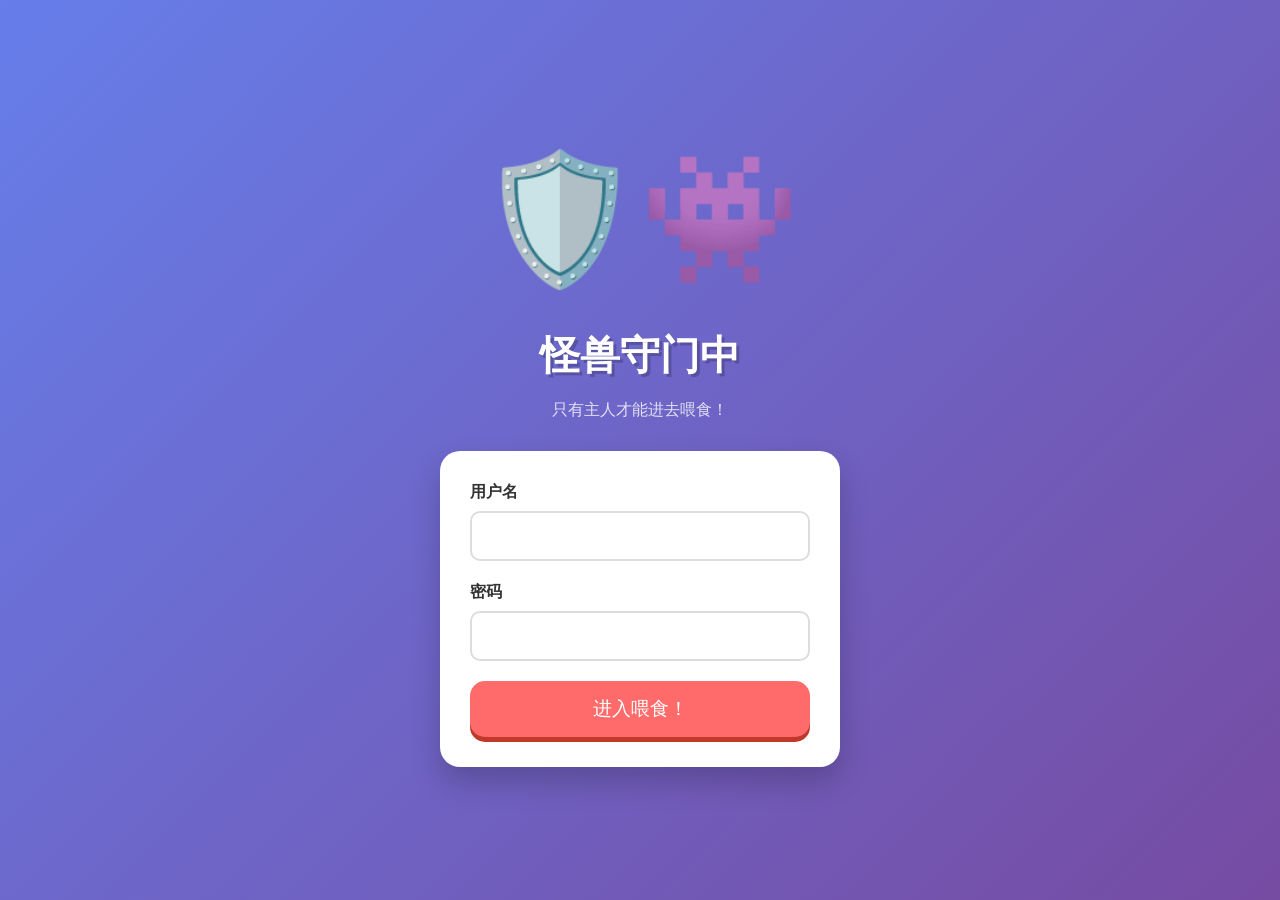
<file: login.html>
<!DOCTYPE html>
<html lang="zh-CN">

<head>
    <meta charset="UTF-8">
    <meta name="viewport" content="width=device-width, initial-scale=1.0">
    <title>🔒 怪兽守门</title>
    <link rel="preconnect" href="https://fonts.googleapis.com">
    <link rel="preconnect" href="https://fonts.gstatic.com" crossorigin>
    <link href="https://fonts.googleapis.com/css2?family=Fredoka+One&family=Nunito:wght@700;900&display=swap"
        rel="stylesheet">
    <style>
        :root {
            --color-fur-primary: #FF6B6B;
            --color-fur-secondary: #4ECDC4;
            --color-fur-accent: #FFE66D;
            --shadow-deep: 0 15px 30px rgba(0, 0, 0, 0.2);
            --font-display: 'Fredoka One', cursive;
        }

        body {
            margin: 0;
            padding: 0;
            background: linear-gradient(135deg, #667eea 0%, #764ba2 100%);
            font-family: 'Nunito', sans-serif;
            min-height: 100vh;
            display: flex;
            justify-content: center;
            align-items: center;
        }

        .login-container {
            text-align: center;
            max-width: 400px;
            width: 90%;
        }

        .guard-monster {
            font-size: 8rem;
            animation: bounce 2s infinite;
            margin-bottom: 20px;
        }

        @keyframes bounce {

            0%,
            100% {
                transform: translateY(0);
            }

            50% {
                transform: translateY(-20px);
            }
        }

        h1 {
            font-family: var(--font-display);
            font-size: 2.5rem;
            color: white;
            margin: 0 0 10px 0;
            text-shadow: 3px 3px 0px rgba(0, 0, 0, 0.2);
        }

        .subtitle {
            color: rgba(255, 255, 255, 0.8);
            margin-bottom: 30px;
        }

        .login-box {
            background: white;
            border-radius: 20px;
            padding: 30px;
            box-shadow: var(--shadow-deep);
        }

        .input-group {
            margin-bottom: 20px;
            text-align: left;
        }

        label {
            display: block;
            font-weight: bold;
            margin-bottom: 8px;
            color: #333;
        }

        input[type="text"],
        input[type="password"] {
            width: 100%;
            padding: 12px;
            border: 2px solid #ddd;
            border-radius: 10px;
            font-size: 1rem;
            font-family: inherit;
            box-sizing: border-box;
            transition: border-color 0.3s;
        }

        input[type="text"]:focus,
        input[type="password"]:focus {
            outline: none;
            border-color: var(--color-fur-primary);
        }

        .login-btn {
            width: 100%;
            background: var(--color-fur-primary);
            border: none;
            border-radius: 15px;
            padding: 15px;
            color: white;
            font-family: var(--font-display);
            font-size: 1.2rem;
            cursor: pointer;
            box-shadow: 0 5px 0 #c0392b;
            transition: transform 0.1s, box-shadow 0.1s;
        }

        .login-btn:active {
            transform: translateY(5px);
            box-shadow: 0 0 0 #c0392b;
        }

        .error-msg {
            background: #ffe6e6;
            color: #d63031;
            padding: 10px;
            border-radius: 10px;
            margin-top: 15px;
            display: none;
        }

        .error-msg.show {
            display: block;
            animation: shake 0.5s;
        }

        @keyframes shake {

            0%,
            100% {
                transform: translateX(0);
            }

            25% {
                transform: translateX(-10px);
            }

            75% {
                transform: translateX(10px);
            }
        }
    </style>
</head>

<body>
    <div class="login-container">
        <div class="guard-monster">🛡️👾</div>
        <h1>怪兽守门中</h1>
        <p class="subtitle">只有主人才能进去喂食！</p>

        <div class="login-box">
            <form id="login-form">
                <div class="input-group">
                    <label for="username">用户名</label>
                    <input type="text" id="username" name="username" required autocomplete="username">
                </div>
                <div class="input-group">
                    <label for="password">密码</label>
                    <input type="password" id="password" name="password" required autocomplete="current-password">
                </div>
                <button type="submit" class="login-btn">进入喂食！</button>
                <div id="error-msg" class="error-msg">
                    用户名或密码错误！怪兽不认识你！
                </div>
            </form>
        </div>
    </div>

    <script>
        const form = document.getElementById('login-form');
        const errorMsg = document.getElementById('error-msg');

        form.addEventListener('submit', async (e) => {
            e.preventDefault();
            errorMsg.classList.remove('show');

            const username = document.getElementById('username').value;
            const password = document.getElementById('password').value;

            try {
                const response = await fetch('/api/login', {
                    method: 'POST',
                    headers: {
                        'Content-Type': 'application/json'
                    },
                    body: JSON.stringify({ username, password })
                });

                if (response.ok) {
                    // Login successful, redirect to home
                    window.location.href = '/';
                } else {
                    // Show error
                    errorMsg.classList.add('show');
                }
            } catch (err) {
                console.error('Login error:', err);
                errorMsg.textContent = '登录失败，请重试！';
                errorMsg.classList.add('show');
            }
        });
    </script>
</body>

</html>
</file>
